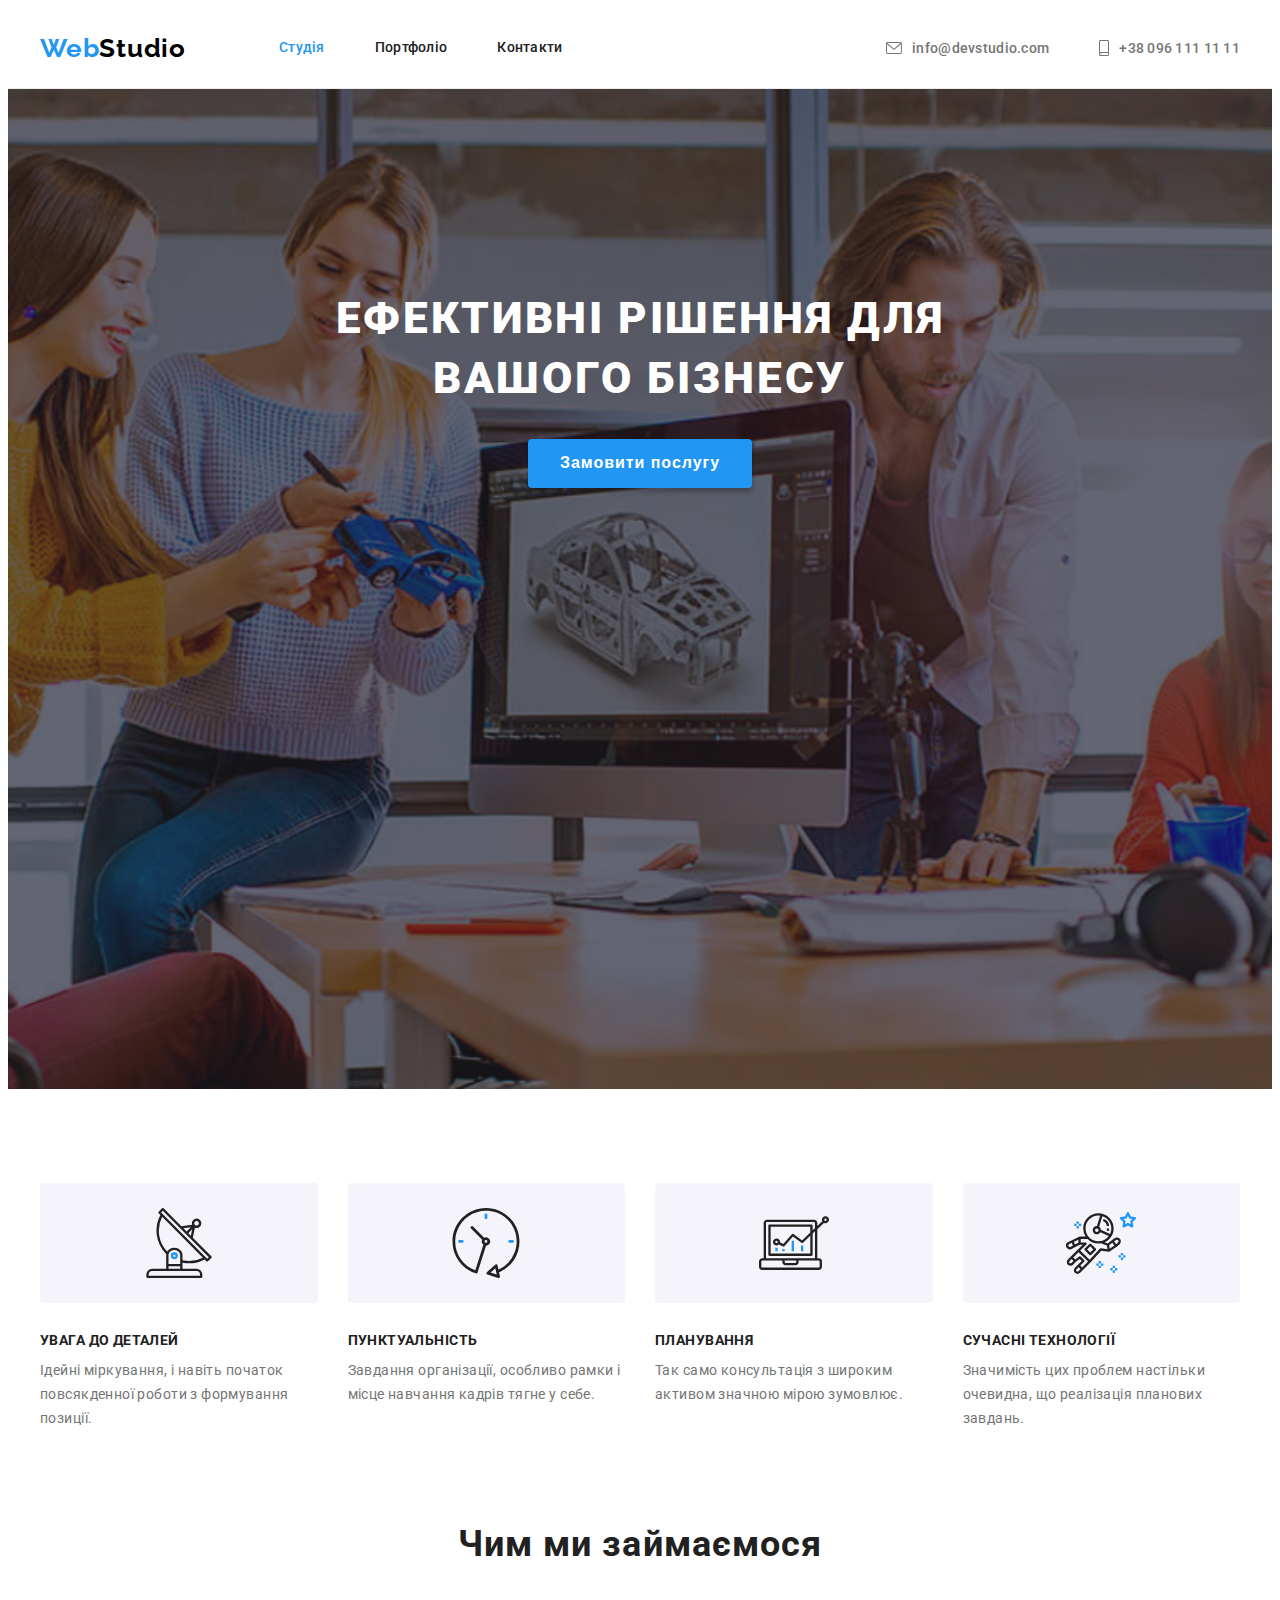
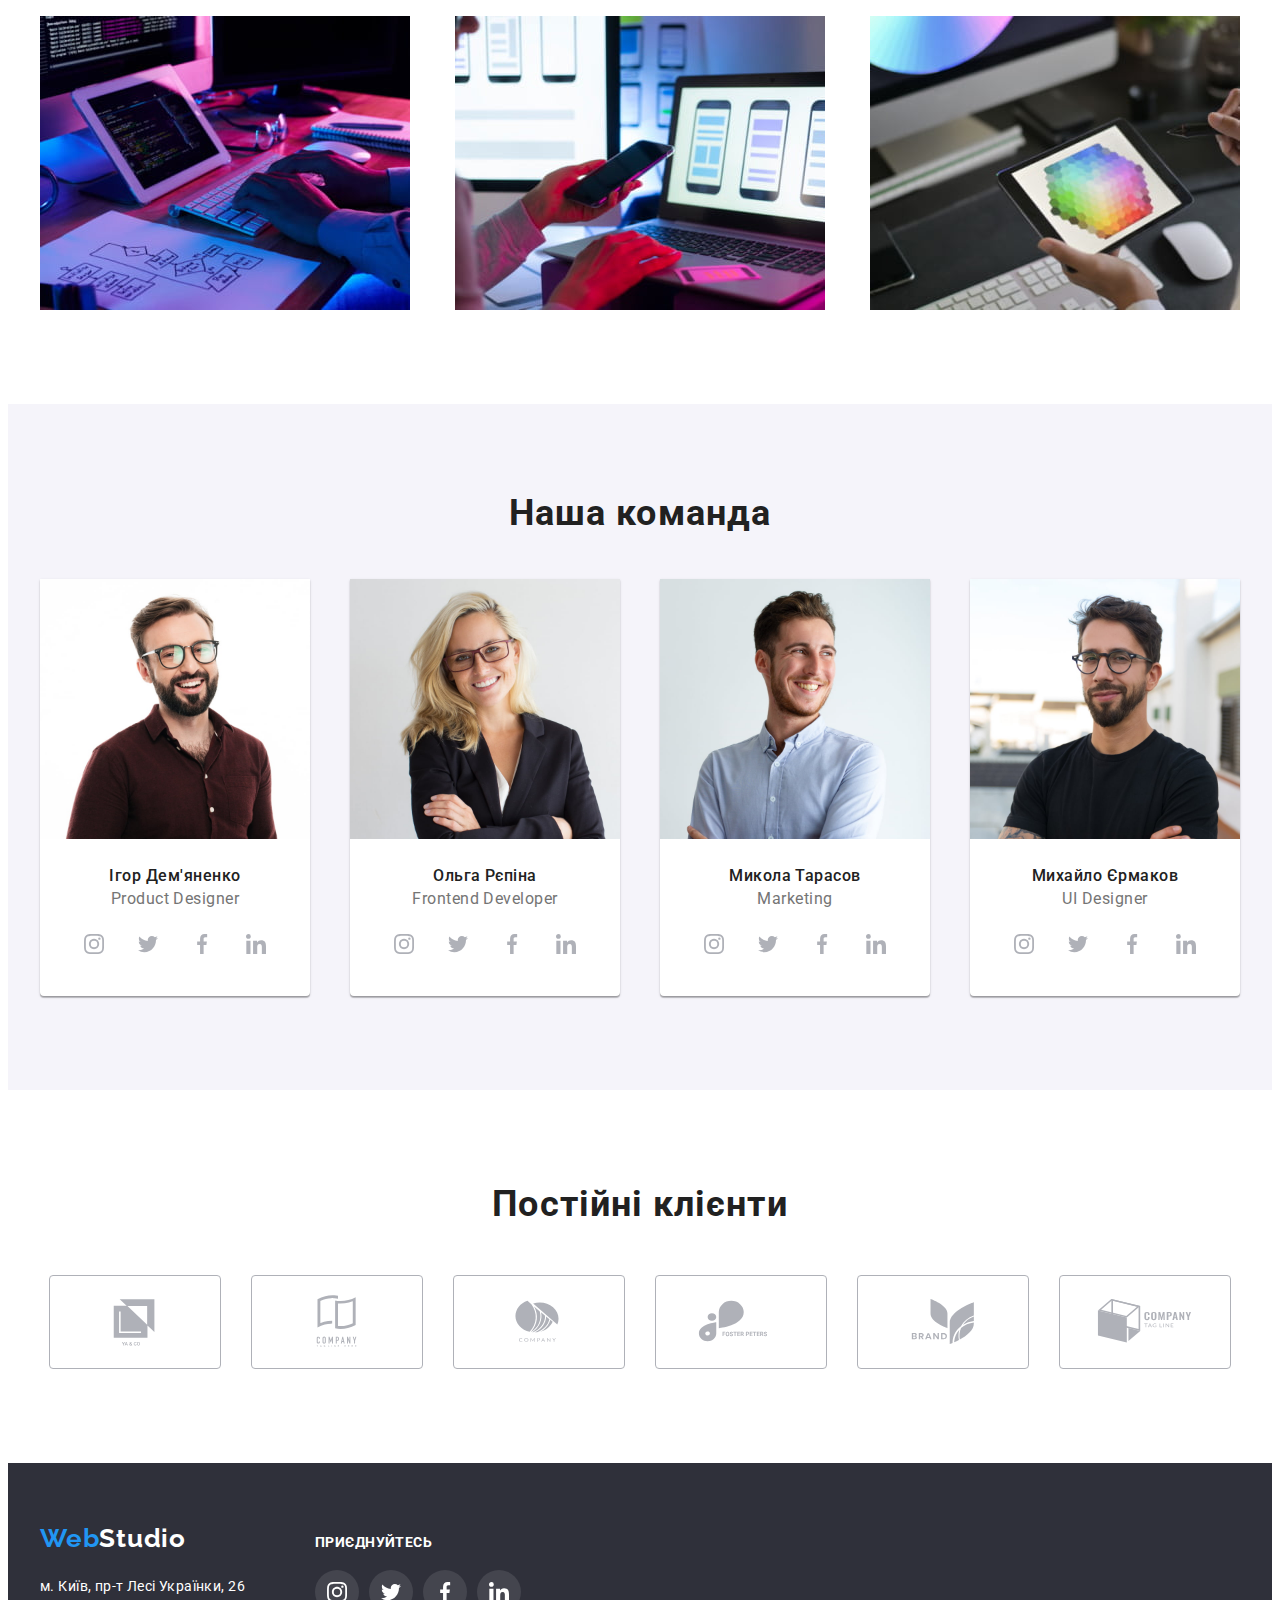
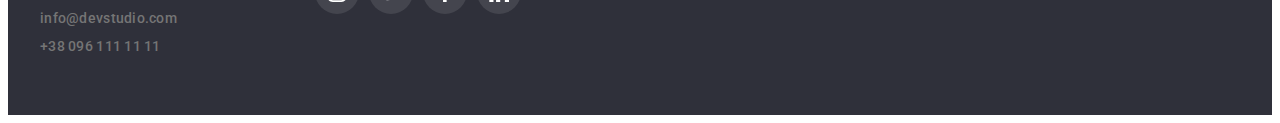
<file: index.html>
<!DOCTYPE html>
<html lang="en">
  <head>
    <meta charset="UTF-8" />
    <meta http-equiv="X-UA-Compatible" content="IE=edge" />
    <meta name="viewport" content="width=device-width, initial-scale=1.0" />
    <title>Студія</title>
    <!-- fonts -->
    <link rel="preconnect" href="https://fonts.googleapis.com" />
    <link rel="preconnect" href="https://fonts.gstatic.com" crossorigin />
    <link
      href="https://fonts.googleapis.com/css2?family=Raleway:wght@700&family=Roboto:wght@400;500;700;900&display=swap"
      rel="stylesheet"
    />
    <!-- normalize -->
    <link
      rel="stylesheet"
      href="https://cdnjs.cloudflare.com/ajax/libs/modern-normalize/1.1.0/modern-normalize.min.css"
      integrity="sha512-wpPYUAdjBVSE4KJnH1VR1HeZfpl1ub8YT/NKx4PuQ5NmX2tKuGu6U/JRp5y+Y8XG2tV+wKQpNHVUX03MfMFn9Q=="
      crossorigin="anonymous"
      referrerpolicy="no-referrer"
    />
    <!-- my css -->
    <link rel="stylesheet" href="./css/styles.css" />
  </head>
  <body>
    <header class="header">
      <div class="container header-container">
        <a href="https://google.com" class="logo"> <span class="logo-special">Web</span>Studio</a>

        <nav class="header-nav">
          <ul class="list nav">
            <li class="nav-item">
              <a class="link nav-link studio" href="./index.html" class="nav-link">Студія</a>
            </li>
            <li class="nav-item">
              <a class="link nav-link" href="./portfolio.html" class="nav-link">Портфоліо</a>
            </li>
            <li class="nav-item">
              <a class="link nav-link" href="#Портфоліо" class="nav-link">Контакти</a>
            </li>
          </ul>
        </nav>
        <ul class="list contact-container">
          <li class="header-contact-item">
            <a href="mailto:info@devstudio.com" class="contact">
              <svg class="icon" width="16" height="12">
                <use href="./image/icons.svg#envelope"></use>
              </svg>
              info@devstudio.com</a
            >
          </li>
          <li class="header-contact-item">
            <a href="tel:+380961111111" class="contact">
              <svg class="icon" width="10" height="16">
                <use href="./image/icons.svg#smartphone"></use>
              </svg>
              +38 096 111 11 11</a
            >
          </li>
        </ul>
      </div>
    </header>
    <!-- герой -->

    <section class="section-hero">
      <div class="container hero-container">
        <h1 class="hero-text">Ефективні рішення для вашого бізнесу</h1>
        <button type="button" class="hero-btn">Замовити послугу</button>
      </div>
    </section>
    <!-- переваги -->
    <section class="section">
      <div class="container feature-container">
        <h2 class="feature-title">переваги</h2>
        <ul class="list feature-list">
          <li class="li-feature-item">
            <div class="feature-icon">
              <svg width="70" height="70">
                <use href="./image/icons.svg#antenna"></use>
              </svg>
            </div>
            <h3 class="feature-item">УВАГА ДО ДЕТАЛЕЙ</h3>
            <p class="feature-text">
              Ідейні міркування, і навіть початок повсякденної роботи з формування позиції.
            </p>
          </li>
          <li class="li-feature-item">
            <div class="feature-icon">
              <svg width="70" height="70">
                <use href="./image/icons.svg#clock-1"></use>
              </svg>
            </div>
            <h3 class="feature-item">ПУНКТУАЛЬНІСТЬ</h3>
            <p class="feature-text">
              Завдання організації, особливо рамки і місце навчання кадрів тягне у себе.
            </p>
          </li>
          <li class="li-feature-item">
            <div class="feature-icon">
              <svg width="70" height="70">
                <use href="./image/icons.svg#diagram"></use>
              </svg>
            </div>
            <h3 class="feature-item">ПЛАНУВАННЯ</h3>
            <p class="feature-text">
              Так само консультація з широким активом значною мірою зумовлює.
            </p>
          </li>
          <li class="li-feature-item">
            <div class="feature-icon">
              <svg width="70" height="70">
                <use href="./image/icons.svg#astronaut"></use>
              </svg>
            </div>
            <h3 class="feature-item">СУЧАСНІ ТЕХНОЛОГІЇ</h3>
            <p class="feature-text">
              Значимість цих проблем настільки очевидна, що реалізація планових завдань.
            </p>
          </li>
        </ul>
      </div>
    </section>
    <!-- чим ми займаємось -->
    <section class="section about">
      <div class="container about-container">
        <h2 class="about-title">Чим ми займаємося</h2>
        <ul class="list about-list">
          <li>
            <img
              src="./image/about-us/img-1.jpg"
              alt="людина працює за ноутбуком"
              width="370"
              height="294"
            />
          </li>
          <li>
            <img
              src="./image/about-us/img-2.jpg"
              alt="людина тримає телефон в руці"
              width="370"
              height="294"
            />
          </li>
          <li>
            <img
              src="./image/about-us/img-3.jpg"
              alt="людина тримає планшет в руці"
              width="370"
              height="294"
            />
          </li>
        </ul>
      </div>
    </section>
    <!-- команда -->
    <section class="section team">
      <div class="container">
        <h2 class="team-title">Наша команда</h2>
        <ul class="list team-list">
          <li class="team-item">
            <img
              class="teammate"
              src="./image/team/img-team-1.jpg"
              alt="teammate"
              width="270"
              height="260"
            />
            <h3 class="team-name">Ігор Дем'яненко</h3>
            <p class="team-job">Product Designer</p>
            <ul class="link social-list">
              <li>
                <a
                  class="social-link"
                  href="https://www.instagram.com/"
                  target="_blank"
                  rel="noopener noreferrer"
                >
                  <svg class="link-icon" width="20" height="20">
                    <use href="./image/icons.svg#instagram"></use>
                  </svg>
                </a>
              </li>
              <li>
                <a
                  class="social-link"
                  href="https://www.twitter.com/"
                  target="_blank"
                  rel="noopener noreferrer"
                >
                  <svg class="link-icon" width="20" height="20">
                    <use href="./image/icons.svg#twitter"></use>
                  </svg>
                </a>
              </li>
              <li>
                <a
                  class="social-link"
                  href="https://www.facebook.com/"
                  target="_blank"
                  rel="noopener noreferrer"
                >
                  <svg class="link-icon" width="20" height="20">
                    <use href="./image/icons.svg#facebook"></use>
                  </svg>
                </a>
              </li>
              <li>
                <a
                  class="social-link"
                  href="https://www.linkedin.com/"
                  target="_blank"
                  rel="noopener noreferrer"
                >
                  <svg class="link-icon" width="20" height="20">
                    <use href="./image/icons.svg#linkedin"></use>
                  </svg>
                </a>
              </li>
            </ul>
          </li>

          <li class="team-item">
            <img
              class="teammate"
              src="./image/team/img-team-2.jpg"
              alt="teammate"
              width="270"
              height="260"
            />
            <h3 class="team-name">Ольга Рєпіна</h3>
            <p class="team-job">Frontend Developer</p>
            <ul class="link social-list">
              <li>
                <a
                  class="social-link"
                  href="https://www.instagram.com/"
                  target="_blank"
                  rel="noopener noreferrer"
                >
                  <svg class="link-icon" width="20" height="20">
                    <use href="./image/icons.svg#instagram"></use>
                  </svg>
                </a>
              </li>
              <li>
                <a
                  class="social-link"
                  href="https://www.twitter.com/"
                  target="_blank"
                  rel="noopener noreferrer"
                >
                  <svg class="link-icon" width="20" height="20">
                    <use href="./image/icons.svg#twitter"></use>
                  </svg>
                </a>
              </li>
              <li>
                <a
                  class="social-link"
                  href="https://www.facebook.com/"
                  target="_blank"
                  rel="noopener noreferrer"
                >
                  <svg class="link-icon" width="20" height="20">
                    <use href="./image/icons.svg#facebook"></use>
                  </svg>
                </a>
              </li>
              <li>
                <a
                  class="social-link"
                  href="https://www.linkedin.com/"
                  target="_blank"
                  rel="noopener noreferrer"
                >
                  <svg class="link-icon" width="20" height="20">
                    <use href="./image/icons.svg#linkedin"></use>
                  </svg>
                </a>
              </li>
            </ul>
          </li>

          <li class="team-item">
            <img
              class="teammate"
              src="./image/team/img-team-3.jpg"
              alt="teammate"
              width="270"
              height="260"
            />
            <h3 class="team-name">Микола Тарасов</h3>
            <p class="team-job">Marketing</p>
            <ul class="link social-list">
              <li>
                <a
                  class="social-link"
                  href="https://www.instagram.com/"
                  target="_blank"
                  rel="noopener noreferrer"
                >
                  <svg class="link-icon" width="20" height="20">
                    <use href="./image/icons.svg#instagram"></use>
                  </svg>
                </a>
              </li>
              <li>
                <a
                  class="social-link"
                  href="https://www.twitter.com/"
                  target="_blank"
                  rel="noopener noreferrer"
                >
                  <svg class="link-icon" width="20" height="20">
                    <use href="./image/icons.svg#twitter"></use>
                  </svg>
                </a>
              </li>
              <li>
                <a
                  class="social-link"
                  href="https://www.facebook.com/"
                  target="_blank"
                  rel="noopener noreferrer"
                >
                  <svg class="link-icon" width="20" height="20">
                    <use href="./image/icons.svg#facebook"></use>
                  </svg>
                </a>
              </li>
              <li>
                <a
                  class="social-link"
                  href="https://www.linkedin.com/"
                  target="_blank"
                  rel="noopener noreferrer"
                >
                  <svg class="link-icon" width="20" height="20">
                    <use href="./image/icons.svg#linkedin"></use>
                  </svg>
                </a>
              </li>
            </ul>
          </li>

          <li class="team-item">
            <img
              class="teammate"
              src="./image/team/img-team-4.jpg"
              alt="teammate"
              width="270"
              height="260"
            />
            <h3 class="team-name">Михайло Єрмаков</h3>
            <p class="team-job">UI Designer</p>
            <ul class="link social-list">
              <li>
                <a
                  class="social-link"
                  href="https://www.instagram.com/"
                  target="_blank"
                  rel="noopener noreferrer"
                >
                  <svg class="link-icon" width="20" height="20">
                    <use href="./image/icons.svg#instagram"></use>
                  </svg>
                </a>
              </li>
              <li>
                <a
                  class="social-link"
                  href="https://www.twitter.com/"
                  target="_blank"
                  rel="noopener noreferrer"
                >
                  <svg class="link-icon" width="20" height="20">
                    <use href="./image/icons.svg#twitter"></use>
                  </svg>
                </a>
              </li>
              <li>
                <a
                  class="social-link"
                  href="https://www.facebook.com/"
                  target="_blank"
                  rel="noopener noreferrer"
                >
                  <svg class="link-icon" width="20" height="20">
                    <use href="./image/icons.svg#facebook"></use>
                  </svg>
                </a>
              </li>
              <li>
                <a
                  class="social-link"
                  href="https://www.linkedin.com/"
                  target="_blank"
                  rel="noopener noreferrer"
                >
                  <svg class="link-icon" width="20" height="20">
                    <use href="./image/icons.svg#linkedin"></use>
                  </svg>
                </a>
              </li>
            </ul>
          </li>
        </ul>
      </div>
    </section>

    <!-- клиенты -->
    <section class="section clients">
      <div>
        <h2 class="clients-title">Постійні клієнти</h2>
        <ul class="clients-list">
          <li class="clients-item">
            <a class="clients-link" href target="_blank" rel="noopener noreferrer">
              <svg class="icon" width="106" height="60">
                <use href="./image/icons.svg#logo"></use>
              </svg>
            </a>
          </li>
          <li class="clients-item">
            <a class="clients-link" href target="_blank" rel="noopener noreferrer">
              <svg class="icon" width="106" height="60">
                <use href="./image/icons.svg#logo-1"></use>
              </svg>
            </a>
          </li>
          <li class="clients-item">
            <a class="clients-link" href target="_blank" rel="noopener noreferrer">
              <svg class="icon" width="106" height="60">
                <use href="./image/icons.svg#logo-2"></use>
              </svg>
            </a>
          </li>
          <li class="clients-item">
            <a class="clients-link" href target="_blank" rel="noopener noreferrer">
              <svg class="icon" width="106" height="60">
                <use href="./image/icons.svg#logo-3"></use>
              </svg>
            </a>
          </li>
          <li class="clients-item">
            <a class="clients-link" href target="_blank" rel="noopener noreferrer">
              <svg class="icon" width="106" height="60">
                <use href="./image/icons.svg#logo-4"></use>
              </svg>
            </a>
          </li>
          <li class="clients-item">
            <a class="clients-link" href target="_blank" rel="noopener noreferrer">
              <svg class="icon" width="106" height="60">
                <use href="./image/icons.svg#logo-5"></use>
              </svg>
            </a>
          </li>
        </ul>
      </div>
    </section>

    <footer class="footer">
      <div class="container footer-container">
        <!-- контакты -->
        <div>
          <a href="https://google.com" class="footer-logo">
            <span class="footer-logo-special">Web</span>Studio</a>
          <address>
            <ul class="list adres-list">
              <li class="adress-link">
                <a
                  class="adress"
                  href="https://goo.gl/maps/S9NoAvMrSEG1ty5cA"
                  target="_blank"
                  rel="noopener noreferrer"
                  >м. Київ, пр-т Лесі Українки, 26</a
                >
              </li>
              <li class="contact-item">
                <a class="contact" href="mailto:info@devstudio.com">info@devstudio.com</a>
              </li>
              <li class="contact-item">
                <a class="contact" href="tel:+380961111111">+38 096 111 11 11</a>
              </li>
            </ul>
          </address>
        </div>
        <!-- присоединяйтесь -->
        <div class="footer-social">
        <h3 class="footer-title">приєднуйтесь</h3>
        <ul class="footer-links">
          <li>
            <a class="footer-social-link" href="">
              <svg class="icon" width="20" height="20">
                <use href="./image/icons.svg#instagram"></use>
              </svg>
            </a>
          </li>
          <li>
            <a class="footer-social-link" href="">
              <svg class="icon" width="20" height="20">
                <use href="./image/icons.svg#twitter"></use>
              </svg>
            </a>
          </li>
          <li>
            <a class="footer-social-link" href="">
              <svg class="icon" width="20" height="20">
                <use href="./image/icons.svg#facebook"></use>
              </svg>
            </a>
          </li>
          <li>
            <a class="footer-social-link" href="">
              <svg class="icon" width="20" height="20">
                <use href="./image/icons.svg#linkedin"></use>
              </svg>
            </a>
          </li>
        </ul>
      </div>
      </div>
    </footer>
  </body>
</html>
</file>
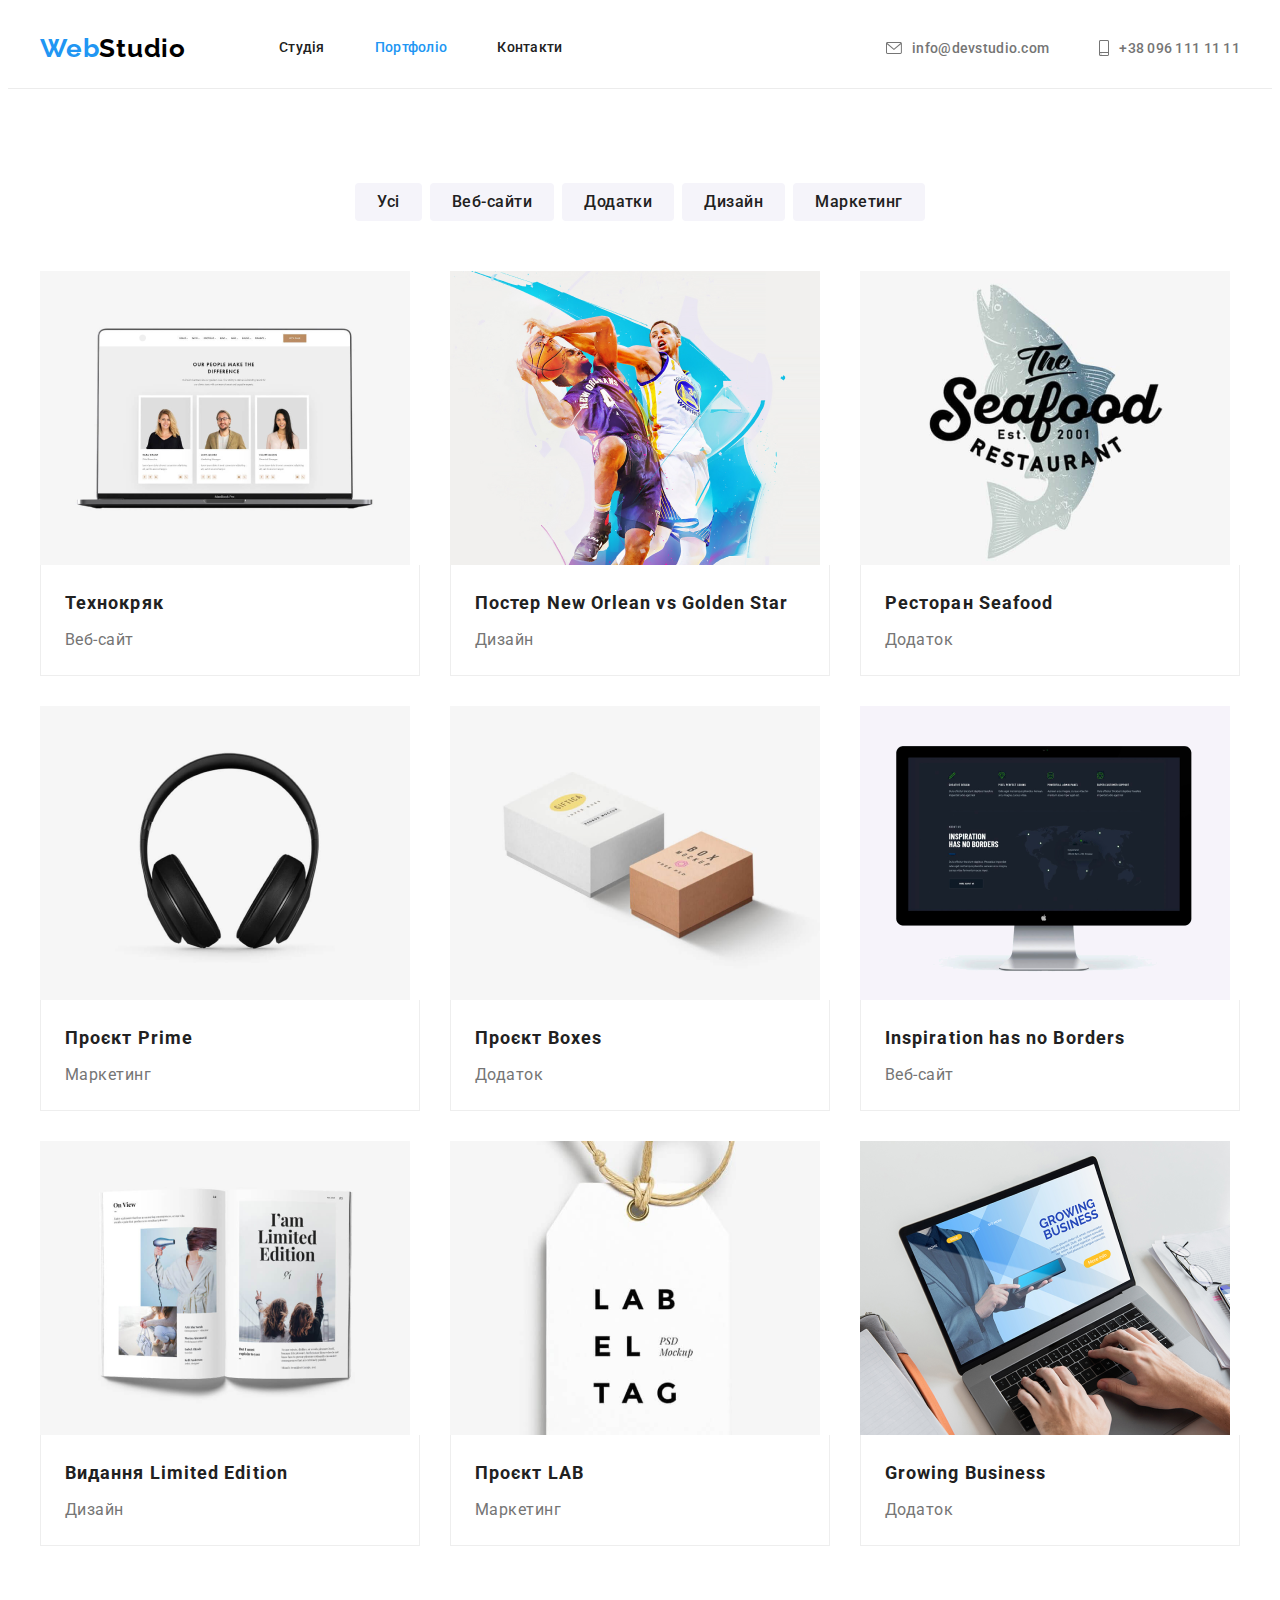
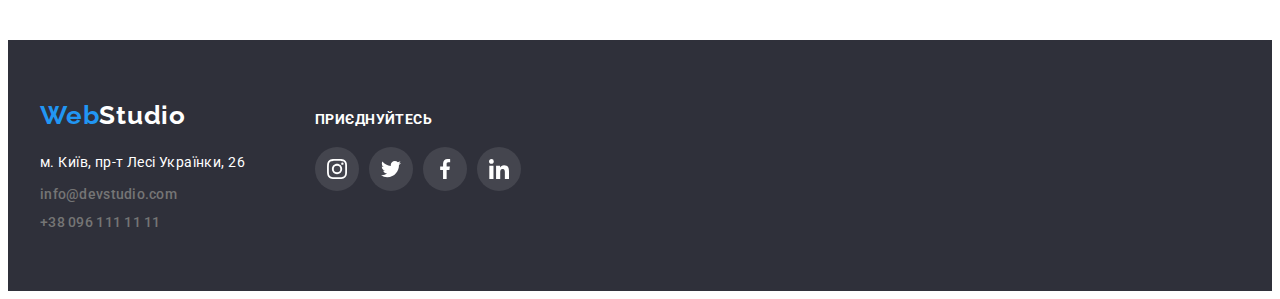
<file: portfolio.html>
<!DOCTYPE html>
<html lang="en">
<head>
    <meta charset="UTF-8">
    <meta http-equiv="X-UA-Compatible" content="IE=edge">
    <meta name="viewport" content="width=device-width, initial-scale=1.0">
    <title>Студія</title>
    <!-- fonts -->
    <link rel="preconnect" href="https://fonts.googleapis.com">
    <link rel="preconnect" href="https://fonts.gstatic.com" crossorigin>
    <link href="https://fonts.googleapis.com/css2?family=Raleway:wght@700&family=Roboto:wght@400;500;700;900&display=swap" rel="stylesheet"> 
    <!-- normalize -->
    <link rel="stylesheet" href="https://cdnjs.cloudflare.com/ajax/libs/modern-normalize/1.1.0/modern-normalize.min.css" integrity="sha512-wpPYUAdjBVSE4KJnH1VR1HeZfpl1ub8YT/NKx4PuQ5NmX2tKuGu6U/JRp5y+Y8XG2tV+wKQpNHVUX03MfMFn9Q==" crossorigin="anonymous" referrerpolicy="no-referrer" />
    <!-- my css -->
    <link rel="stylesheet" href="./css/styles.css">
</head>
<body>
    <header class="header">
        <div class="container header-container">
            <a href="https://google.com" class="logo"> <span class="logo-special">Web</span>Studio</a>

    <nav class="header-nav">
    <ul class="list nav">
        <li class="nav-item"><a class="link nav-link" href="./index.html" class="nav-link">Студія</a></li>
        <li class="nav-item"><a class="link nav-link portfolio" href="./portfolio.html" class="nav-link">Портфоліо</a></li>
        <li class="nav-item"><a class="link nav-link" href="#Портфоліо" class="nav-link">Контакти</a></li>
    </ul>
    </nav>
    <ul class="list contact-container">
          <li class="header-contact-item">
            <a href="mailto:info@devstudio.com" class="contact">
              <svg class="icon" width="16" height="12">
                <use href="./image/icons.svg#envelope"></use>
              </svg>
              info@devstudio.com</a>
          </li>
          <li class="header-contact-item">
            <a href="tel:+380961111111" class="contact">
              <svg class="icon" width="10" height="16">
                <use href="./image/icons.svg#smartphone"></use>
              </svg>
              +38 096 111 11 11</a>
          </li>
        </ul>
        </div>
    </header>

    <!--кнопки портфолио -->
<main>

<section class="section">

<div class="container">
    <h1 class="portfolio-title-hero">portfolio</h1>
    <ul class="portfolio-btn-list">
        <li> <button type="button" class="portfolio-btn" >Усі</button></li>
        <li> <button type="button" class="portfolio-btn" >Веб-сайти</button></li>
        <li> <button type="button" class="portfolio-btn" >Додатки</button></li>
        <li> <button type="button" class="portfolio-btn" >Дизайн</button></li>
        <li> <button type="button" class="portfolio-btn" >Маркетинг</button></li>
    </ul>

    <!-- список елементів порфоліо -->
    <ul class="portfolio-list"> 
        <li class="portfolio-item"> 
        <a href="" class="portfolio-link"><img src="./image/portfolio/img-pf-1.png" alt="ноубук зі списком працівників"
        width="370"
        height="294">
        <div class="portfolio-box">
            <h2 class="portfolio-title">Технокряк</h2>
            <p class="portfolio-text">Веб-сайт</p>
        </div></a>
    </li>
    <li class="portfolio-item"> 
        <a href="" class="portfolio-link" ><img src="./image/portfolio/img-pf-2.png" alt="графіті, на якому грають в баскетдол"
        width="370"
        height="294">
        <div class="portfolio-box">
            <h2 class="portfolio-title">Постер New Orlean vs Golden Star</h2>
            <p class="portfolio-text">Дизайн</p>
        </div></a>
    </li>
    <li class="portfolio-item">
        <a href="" class="portfolio-link"><img src="./image/portfolio/img-pf-3.png" alt="логотив ресторану"
        width="370"
        height="294">
        <div class="portfolio-box">
            <h2 class="portfolio-title">Ресторан Seafood</h2>
            <p class="portfolio-text">Додаток</p>
        </div></a>
    </li>
    <li class="portfolio-item"> 
        <a href="" class="portfolio-link"><img src="./image/portfolio/img-pf-4.png" alt="зображення навушників"
        width="370"
        height="294">
        <div class="portfolio-box">
            <h2 class="portfolio-title">Проєкт Prime</h2>
            <p class="portfolio-text">Маркетинг</p>
        </div></a>
    </li>
    <li class="portfolio-item"> 
        <a href="" class="portfolio-link"><img src="./image/portfolio/img-pf-5.png" alt="зображення коробок"
        width="370"
        height="294">
        <div class="portfolio-box">
            <h2 class="portfolio-title">Проєкт Boxes</h2>
            <p class="portfolio-text">Додаток</p>
        </div></a>
    </li>
    <li class="portfolio-item"> 
        <a href="" class="portfolio-link"><img src="./image/portfolio/img-pf-6.png" alt="зображення монтітору"
        width="370"
        height="294">
        <div class="portfolio-box">
            <h2 class="portfolio-title">Inspiration has no Borders</h2>
            <p class="portfolio-text">Веб-сайт</p>
        </div></a>
    </li>
    <li class="portfolio-item"> 
        <a href="" class="portfolio-link"><img src="./image/portfolio/img-pf-7.png" alt="зображення відкритої книги"
        width="370"
        height="294">
        <div class="portfolio-box">
            <h2 class="portfolio-title">Видання Limited Edition</h2>
            <p class="portfolio-text">Дизайн</p>
        </div></a>
    </li>
    <li class="portfolio-item"> 
        <a href="" class="portfolio-link"><img src="./image/portfolio/img-pf-8.png" alt="зображення рекламної бірки компанії"
        width="370"
        height="294">
        <div class="portfolio-box">
            <h2 class="portfolio-title">Проєкт LAB</h2>
            <p class="portfolio-text">Маркетинг</p>
        </div></a>
    </li>
    <li class="portfolio-item"> 
        <a href="" class="portfolio-link"><img src="./image/portfolio/img-pf-9.png" alt="зображення ноутбуку, на якому друкують текст"
        width="370"
        height="294">
        <div class="portfolio-box">
            <h2 class="portfolio-title">Growing Business</h2>
            <p class="portfolio-text">Додаток</p>
        </div></a>
    </li>
    </ul>
</div>
</section>
</main>

<footer class="footer">
      <div class="container footer-container">
        <!-- контакты -->
        <div>
          <a href="https://google.com" class="footer-logo">
            <span class="footer-logo-special">Web</span>Studio</a>
          <address>
            <ul class="list adres-list">
              <li class="adress-link">
                <a
                  class="adress"
                  href="https://goo.gl/maps/S9NoAvMrSEG1ty5cA"
                  target="_blank"
                  rel="noopener noreferrer"
                  >м. Київ, пр-т Лесі Українки, 26</a
                >
              </li>
              <li class="contact-item">
                <a class="contact" href="mailto:info@devstudio.com">info@devstudio.com</a>
              </li>
              <li class="contact-item">
                <a class="contact" href="tel:+380961111111">+38 096 111 11 11</a>
              </li>
            </ul>
          </address>
        </div>
        <!-- присоединяйтесь -->
        <div class="footer-social">
        <h3 class="footer-title">приєднуйтесь</h3>
        <ul class="footer-links">
          <li>
            <a class="footer-social-link" href="">
              <svg class="icon" width="20" height="20">
                <use href="./image/icons.svg#instagram"></use>
              </svg>
            </a>
          </li>
          <li>
            <a class="footer-social-link" href="">
              <svg class="icon" width="20" height="20">
                <use href="./image/icons.svg#twitter"></use>
              </svg>
            </a>
          </li>
          <li>
            <a class="footer-social-link" href="">
              <svg class="icon" width="20" height="20">
                <use href="./image/icons.svg#facebook"></use>
              </svg>
            </a>
          </li>
          <li>
            <a class="footer-social-link" href="">
              <svg class="icon" width="20" height="20">
                <use href="./image/icons.svg#linkedin"></use>
              </svg>
            </a>
          </li>
        </ul>
      </div>
      </div>
    </footer>
</body>
</html>
</file>
<file: css/styles.css>
/* main-tx-color: #212121 */
/* main-font: Roboto */
/* цвет фона #FFFFFF */
/* вторичный цвет фона #F5F4FA */
/* цвет основного текста #212121 */
/* цвет второстепенного текста #757575 */
/* акцент #2196F3 */
/* main font */

:root{
    --main-fonts:Roboto, sans-serif;
    --main-text-color:#212121;
    --secondary-text-color:#757575;
    --accent-color:#2196F3;
    --background-color:#ffffff;
    --secondary-background-color:#F5F4FA;
    --background-accent-color: #2F303A;
    --link-color: #AFB1B8;
}


body {
    font-family: var(--main-fonts);
    color: var(--main-text-color);
    background-color: var(--background-color);
}

/* reset */

h1,
h2,
h3,
h4,
h5,
h6,
p {
    margin: 0;
}

.container {
    width: 1200px;
    padding-left: 15px;
    padding-right: 15px;
    margin-left: auto;
    margin-right: auto;
}

.section {
    padding-top: 94px;
    padding-bottom: 94px;}

.list {
    margin: 0;
    padding: 0;
}
/* header */

.header-container {
    display: flex;
    align-items: center;
}


.icon {
    text-decoration: none;
    fill: currentColor;
    margin-right: 10px;
}

.header {
    border-bottom: 1px solid #ECECEC;
}

.nav {
    display: flex;
    gap: 50px;
}

.logo {
    margin-right: 93px;
    text-decoration: none;
    font-family: Raleway;
    font-weight: 700;
    font-size: 26px;
    line-height: 1.19;
    letter-spacing: 0.03em;
    color: #000000;
}
.logo-special {
    color: var(--accent-color);

}

.header-nav {
    margin-right: auto;
}

.nav-item {
    list-style-type:none;
}

.nav .studio,
.nav .portfolio {
    color: var(--accent-color);
}


.nav-link {
    display:inline-block;
    padding-top: 32px;
    padding-bottom: 32px;
    color: var(--main-text-color);
    text-decoration: none;
    font-weight: 500;
    font-size: 14px;
    line-height: 1.14;
    letter-spacing: 0.02em;    
}

.nav-link:hover,
.nav-link:focus,
.nav-link:active {
    color: var(--accent-color);
}

.footer-item {}

.contact-item {
    margin-bottom: 9px;
    list-style-type: none;
}

.header-contact-item {
    list-style-type: none;
}

.header-contact-item .contact {
    display: flex;
    align-items: center;
    padding-top: 32px;
    padding-bottom: 32px;
    font-weight: 500;
    font-size: 14px;
    line-height: 1.15;
    letter-spacing: 0.02em;
}

.contact-item:last-child {
    margin-bottom: 0px;
}

.adres-list {
    display: inline-block;
}


.contact {
    color: var(--secondary-text-color);
    text-decoration: none;
    font-style: normal;
    font-weight: 500;
    font-size: 14px;
    line-height: 1.14;
    letter-spacing: 0.02em;
}

.contact-container {
    display: flex;
    gap: 50px;
    
}


.contact:hover, 
.contact:focus {
    color: var(--accent-color);
}

/* hero */

.section-hero {
    max-width: 1600px;
    min-height: 600px;
    margin-left: auto;
    margin-right: auto;
    background-image: linear-gradient(to right, rgba(47, 48, 58, 0.4), rgba(47, 48, 58, 0.4)),url(../image/main-bg-img.png);
    /* background-image: url(../image/main-bg-img.png); */
    background-repeat: no-repeat;
    background-size: cover;
    background-position: center;
    padding-top: 200px;
    padding-bottom: 200px;
    background-color: var(--background-accent-color);
}

.hero-text {
    font-weight: 900;
    font-size: 44px;
    line-height: 1.36;
    text-align: center;
    letter-spacing: 0.06em;
    text-transform: uppercase;
    color: #FFFFFF;
    width: 696px;
    margin: 0 auto 30px;
}

.hero-btn {
    display: block;
    margin: 0 auto;
    padding: 10px 32px;
    box-shadow: 0px 4px 4px 0px rgb(0 0 0 / 25%);
    font-weight: 700;
    font-size: 16px;
    line-height: 1.8;
    text-align: center;
    letter-spacing: 0.06em;
    color: #FFFFFF;
    background-color: var(--accent-color);
    cursor: pointer;
    border: none;
    border-radius: 4px;
}


/*feature*/

.feature-container {
    display: flex;
    align-items: center;
}

.feature-title {
    position: absolute;
    width: 1px;
    height: 1px;
    margin: -1px;
    border: 0;
    padding: 0;
    white-space: nowrap;
    clip-path: inset(100%);
    clip: rect(0 0 0 0);
    overflow: hidden;
}

.feature-list {
    display: flex;
    gap: 30px;
    list-style-type: none;
}

.feature-icon {
    display: flex;
    align-items: center;
    justify-content: center;
    height: 120px;
    margin-bottom: 30px;
    border-radius: 4px;
    background: var(--secondary-background-color);
}

.li-feature-item {
    flex-basis: calc((100% - 90px) / 4);
}

.feature-item {
    margin-bottom: 10px;
    font-weight: 700;
    font-size: 14px;
    line-height: 1.14;
    letter-spacing: 0.03em;
    text-transform: uppercase;
}

.feature-text {
    color: var(--secondary-text-color);
    font-size: 14px;
    line-height: 1.7;
    letter-spacing: 0.03em;
}

/* about */
.about {
    padding-top: 0;
}

.about-title {
    margin-bottom: 50px;
    font-weight: 700;
    font-size: 36px;
    line-height: 1.16;
    text-align: center;
    letter-spacing: 0.03em;
}

img {
    display: block;
    max-width: 100%;
    height: auto;
}

.about-list {
    display: flex;
    justify-content: space-between;
    list-style-type:none;
}

/* team */
.team {
    background-color: var(--secondary-background-color);
}

.team-title {
    margin-bottom: 50px;
    font-weight: 700;
    font-size: 36px;
    line-height: 0.85;
    text-align: center;
    letter-spacing: 0.03em;
}
.team-list {
    display: flex;
    justify-content: space-between;
    list-style-type:none;

}

.team-item {
    background-color: var(--background-color);
    box-shadow: 0px 1px 3px rgba(0, 0, 0, 0.12), 0px 1px 1px rgba(0, 0, 0, 0.14), 0px 2px 1px rgba(0, 0, 0, 0.2);
    border-radius: 0px 0px 4px 4px;
    padding-bottom: 30px;
}

.teammate {
    margin-bottom: 30px;
}

.team-name {
    margin-bottom: 10px;
    font-style: normal;
    font-weight: 500;
    font-size: 16px;
    line-height: 0.84;
    text-align: center;
    letter-spacing: 0.03em;
}

.team-job{
    color: var(--secondary-text-color);
    font-family: 'Roboto';
    font-size: 16px;
    line-height: 0.84;
    text-align: center;
    letter-spacing: 0.03em;
    margin-bottom: 16px;

}

.social-list {
    display: flex;
    justify-content: center;
    gap: 10px;
    list-style-type: none;
    padding: 0;
}

.social-list .social-link {
    display: flex;
    align-items: center;
    justify-content: center;
    width: 44px;
    height: 44px;
    border-radius: 50%;
    fill: var(--link-color);
}

.social-link:hover, 
.social-link:focus {
    background-color: #2196F3;
}

 .social-link:hover .link-icon,
 .social-link:focus .link-icon {
    fill: var(--background-color);
}

.team-box {
    
}

/* клиенты */

.clients-title {
    margin-bottom: 50px;
    font-weight: 700;
    font-size: 36px;
    line-height: 1.16;
    text-align: center;
    letter-spacing: 0.03em;
}

.clients-list {
    list-style-type: none;
    margin: 0;
    padding: 0;
    display: flex;
    justify-content: center;
    gap: 30px  ;
}

.clients-link {
    display: flex;
    align-items: center;
    justify-content: center;
    width: 170px;
    height: 92px;
    border: 1px solid var(--link-color);
    border-radius: 4px;
}

.clients-link .icon {
    fill: var(--link-color);
    margin: 0;
}

.clients-link:hover,
.clients-link:focus {
    border-color: var(--accent-color);
}

.clients-link:focus .icon,
.clients-link:hover .icon {
    fill: var(--accent-color);
}


/* footer */

.footer {
    padding-top: 60px;
    padding-bottom: 60px;
    background-color: var(--background-accent-color);
}

.footer-logo {
    display: inline-block;
    margin-bottom: 20px;
    text-decoration: none;
    font-family: Raleway;
    font-style: normal;
    font-weight: 700;
    font-size: 26px;
    line-height: 1.2;
    letter-spacing: 0.03em;
    color: #FFFFFF;
}
.footer-logo-special {
    color: var(--accent-color);
}

.adress-link {
    margin-bottom: 9px;
    list-style-type:none;

}



.adress {
    display: inline-block;
}

.adress {
    text-decoration: none;
    font-style: normal;
    font-weight: 400;
    font-size: 14px;
    line-height: 1.71;
    letter-spacing: 0.03em;
    color: #FFFFFF;
}

.adress:focus,
.adress:hover {
    color: var(--accent-color);
}

.footer-container {
    display: flex;
    align-items: baseline;
}

.footer-social {
    margin-left: 70px;
}

.footer-title {
    font-weight: 700;
    font-size: 14px;
    line-height: 16px;
    letter-spacing: 0.03em;
    text-transform: uppercase; 
    color: var(--background-color);
    margin-bottom: 20px;
}

.footer-links {
    list-style-type: none;
    display: flex;
    gap: 10px;
    padding: 0;
    margin: 0;
}

.footer-social-link {
    display: flex;
    align-items: center;
    justify-content: center;
    width: 44px;
    height: 44px;
    border-radius: 50%;
    background: rgba(255, 255, 255, 0.1);
}

.footer-social-link:hover,
.footer-social-link:focus {
    background-color: var(--accent-color);
}

.footer-social-link .icon {
    fill: var(--background-color);
    margin: 0;
}

/* portfolio */

.portfolio-title-hero {
    position: absolute;
    width: 1px;
    height: 1px;
    margin: -1px;
    border: 0;
    padding: 0;
    white-space: nowrap;
    clip-path: inset(100%);
    clip: rect(0 0 0 0);
    overflow: hidden;
}


/* кнопки портфолио */

.portfolio-btn-list {
    display: flex;
    justify-content: center;
    gap: 8px;
    margin-top: 0px;
    margin-bottom: 50px;
    padding: 0px;
    list-style-type:none;
}

.portfolio-btn {
    padding: 6px 22px;
    border: none;
    border-radius: 4px;
    font-family: inherit;
    cursor: pointer;
    background-color: #F5F4FA;
    color: var(--main-text-color);
    font-weight: 500;
    font-size: 16px;
    line-height: 1.62;
    text-align: center;
    letter-spacing: 0.03em;
}

.portfolio-btn:hover,
.portfolio-btn:focus {
    background-color: var(--accent-color);
    box-shadow: 0px 3px 1px rgba(0, 0, 0, 0.1), 0px 1px 2px rgba(0, 0, 0, 0.08), 0px 2px 2px rgba(0, 0, 0, 0.12);
    color: #fff;
}

/* список елементів порфоліо */

.portfolio-link{
    display: block;
    text-decoration: none;
}

.portfolio-list {
    margin: 0px;
    padding: 0px;
    display: flex;
    flex-wrap: wrap;
    gap: 30px;
    list-style-type: none;
}

.portfolio-item {
    flex-basis: calc((100% - 30px * 2) / 3);
}

.portfolio-link:hover,
.portfolio-link:focus {
    box-shadow: 0px 1px 1px rgb(0 0 0 / 12%), 0px 4px 4px rgb(0 0 0 / 6%), 1px 4px 6px rgb(0 0 0 / 16%);
}

.portfolio-box {
    border: 1px solid #EEEEEE;
    border-top: none;
    padding: 20px 24px;
}

.portfolio-title {
    margin-bottom: 4px;
    text-decoration: none;
    color: var(--main-text-color);
    font-weight: 700;
    font-size: 18px;
    line-height: 2;
    letter-spacing: 0.06em;

}

.portfolio-text {
    text-decoration: none ;
    color: var(--secondary-text-color);
    font-size: 16px;
    line-height: 1.88;
    letter-spacing: 0.03em;
}
</file>
